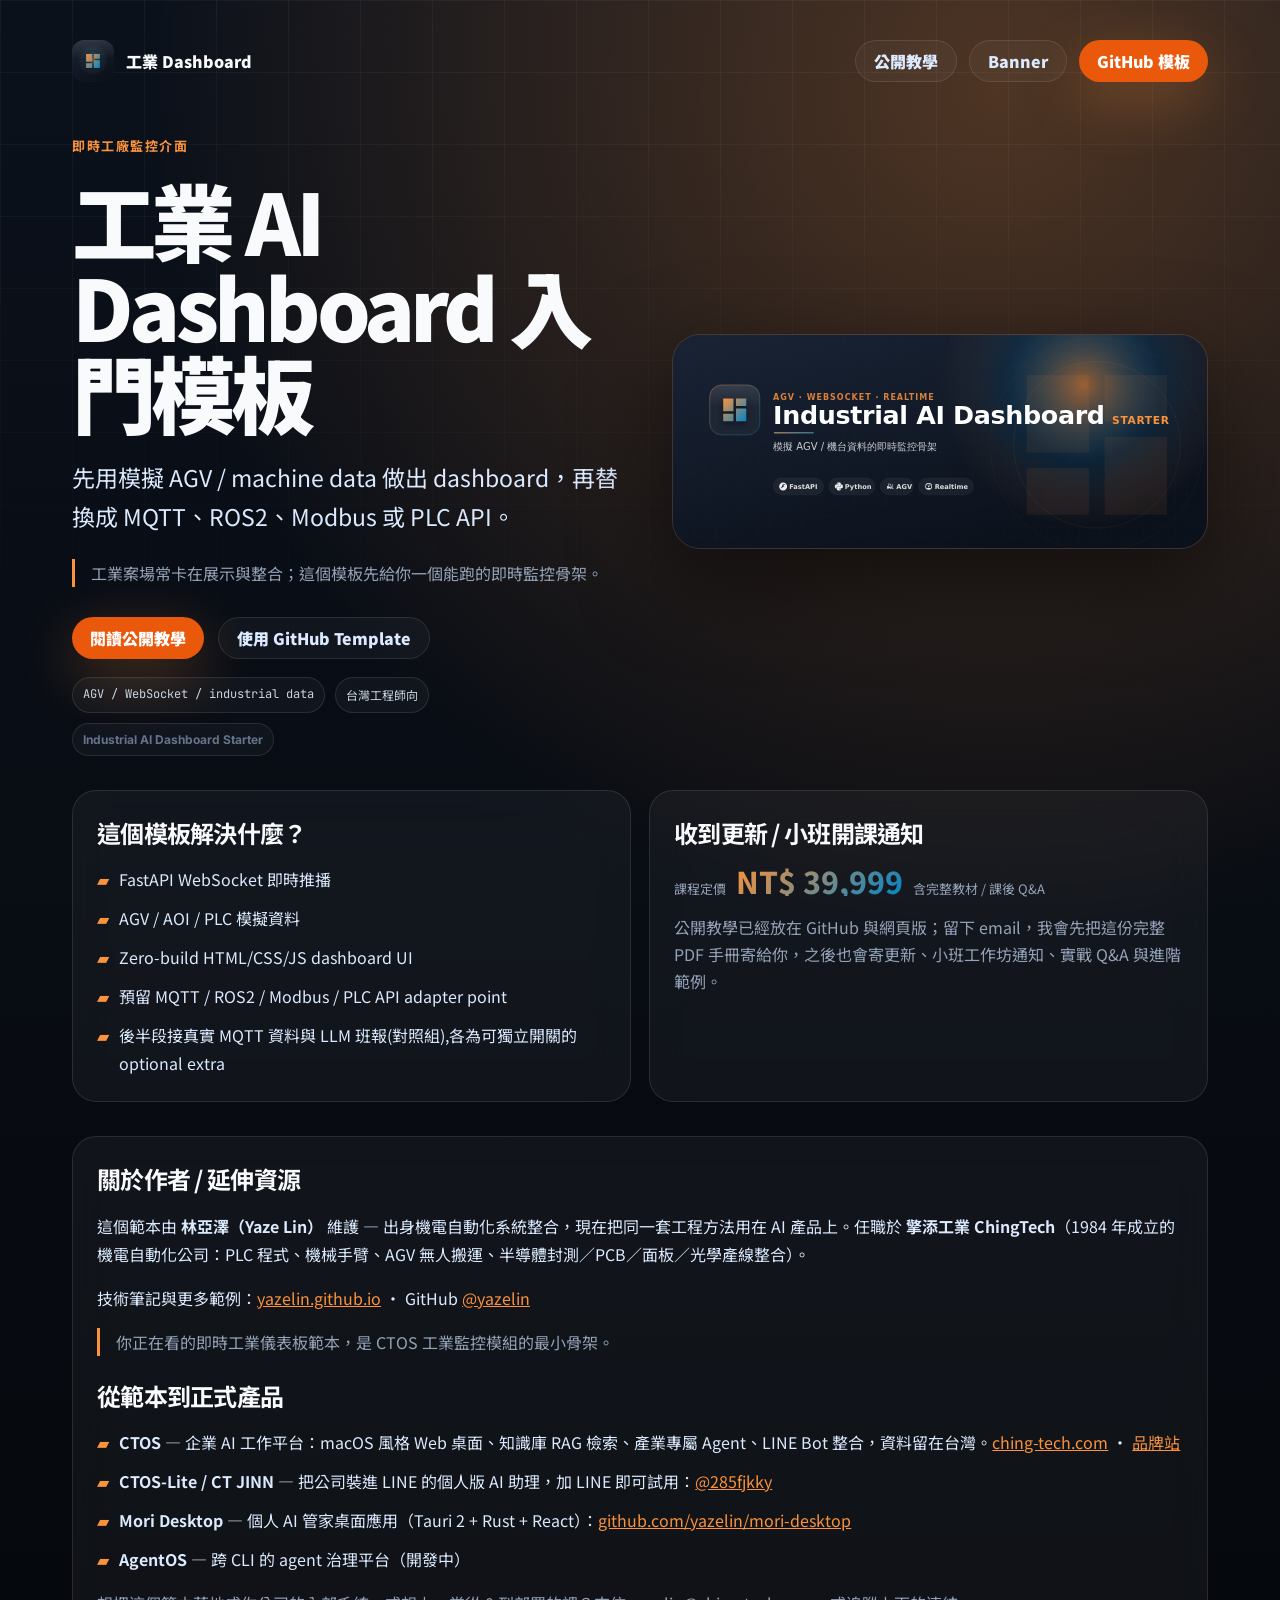
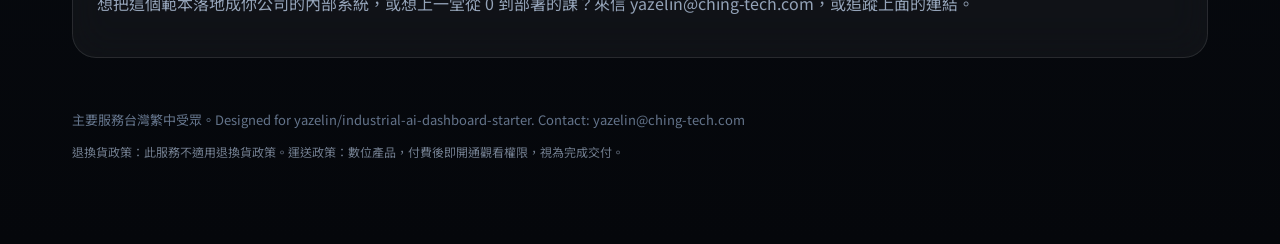
<file: index.html>
<!doctype html><html lang='zh-Hant-TW'><head><meta charset='utf-8'><meta name='viewport' content='width=device-width,initial-scale=1'><meta name='description' content='先用模擬 AGV / machine data 做出 dashboard，再替換成 MQTT、ROS2、Modbus 或 PLC API。'><meta property='og:title' content='工業 AI Dashboard 入門模板'><meta property='og:description' content='先用模擬 AGV / machine data 做出 dashboard，再替換成 MQTT、ROS2、Modbus 或 PLC API。'><meta property='og:image' content='https://yazelin.github.io/industrial-ai-dashboard-starter/og.jpg'><title>工業 AI Dashboard 入門模板</title><link rel='preconnect' href='https://fonts.googleapis.com'><link rel='preconnect' href='https://fonts.gstatic.com' crossorigin><link href='https://fonts.googleapis.com/css2?family=Inter:wght@400;500;600;700;800&family=JetBrains+Mono:wght@400;600;700&family=Noto+Sans+TC:wght@400;500;700;900&display=swap' rel='stylesheet'><style>
:root{--bg:#0b111b;--accent:#fb923c;--accent2:#0284c7;--text:#f8fafc;--muted:#94a3b8;--panel:rgba(255,255,255,.045);--border:rgba(255,255,255,.10);--gradient:linear-gradient(135deg,#fb923c,#0284c7)}*{box-sizing:border-box}body{margin:0;background:radial-gradient(circle at 78% 5%,color-mix(in srgb,var(--accent) 28%,transparent),transparent 42%),linear-gradient(180deg,var(--bg),#05070b);color:var(--text);font-family:'Noto Sans TC',Inter,system-ui,sans-serif;min-height:100vh}body:before{content:'';position:fixed;inset:0;background-image:linear-gradient(rgba(255,255,255,.045) 1px,transparent 1px),linear-gradient(90deg,rgba(255,255,255,.045) 1px,transparent 1px);background-size:72px 72px;mask-image:linear-gradient(to bottom,#000,transparent 82%);pointer-events:none}.wrap{position:relative;max-width:1180px;margin:0 auto;padding:30px 22px 70px}nav{display:flex;align-items:center;justify-content:space-between;padding:10px 0 50px}.brand{display:flex;align-items:center;gap:12px;color:var(--text);text-decoration:none;font-weight:900}.brand img{width:42px;height:42px;border-radius:12px}.navlinks{display:flex;gap:12px;align-items:center}.ghost,.primary{display:inline-flex;align-items:center;justify-content:center;min-height:42px;padding:0 18px;border-radius:999px;text-decoration:none;font-weight:900}.ghost{color:#dbeafe;border:1px solid var(--border);background:rgba(255,255,255,.035)}.primary{color:#041014;background:var(--gradient);box-shadow:0 18px 60px color-mix(in srgb,var(--accent) 30%,transparent)}.hero{display:grid;grid-template-columns:1.02fr .98fr;gap:42px;align-items:center}.eyebrow{display:inline-flex;gap:10px;align-items:center;color:var(--accent);font-family:'JetBrains Mono','Noto Sans TC',monospace;text-transform:uppercase;letter-spacing:.12em;font-size:13px;font-weight:700}h1{font-size:clamp(44px,6.6vw,86px);line-height:1.02;letter-spacing:-.055em;margin:20px 0 22px;font-weight:900}.lead{font-size:clamp(18px,2.1vw,23px);line-height:1.7;color:#dbeafe;max-width:700px}.pain{margin-top:16px;color:#94a3b8;line-height:1.75;font-size:16px;border-left:3px solid var(--accent);padding-left:16px}.ctaRow{display:flex;gap:14px;flex-wrap:wrap;margin-top:30px}.visual{position:relative}.banner{width:100%;border-radius:28px;border:1px solid var(--border);box-shadow:0 30px 90px #0008, inset 0 0 0 1px rgba(255,255,255,.04)}.cardgrid{display:grid;grid-template-columns:1fr 1fr;gap:18px;margin-top:34px}.card{background:var(--panel);border:1px solid var(--border);border-radius:24px;padding:24px;backdrop-filter:blur(20px)}h2{margin:0 0 16px;font-size:24px;letter-spacing:-.03em}ul{list-style:none;padding:0;margin:0;display:grid;gap:12px}li{color:#dbeafe;line-height:1.7;display:flex;gap:10px}li:before{content:'▰';color:var(--accent);font-weight:900}.form input,.form textarea{width:100%;border:1px solid var(--border);background:#020617;color:var(--text);border-radius:14px;padding:14px 15px;margin:8px 0 14px;font:inherit}.form label{color:#cbd5e1;font-size:14px;font-weight:800}.form button{width:100%;border:0;border-radius:999px;padding:15px 18px;background:var(--gradient);color:#041014;font-weight:900;font-size:16px;cursor:pointer}.meta{display:flex;gap:10px;flex-wrap:wrap;margin-top:18px}.pill{font-family:'JetBrains Mono','Noto Sans TC',monospace;font-size:12px;color:#cbd5e1;border:1px solid var(--border);border-radius:999px;padding:8px 10px;background:rgba(255,255,255,.035)}.footer{margin-top:52px;color:#64748b;font-size:13px}.en{color:#64748b;font-family:Inter,system-ui,sans-serif;font-weight:700}@media(max-width:900px){nav{padding-bottom:28px}.hero,.cardgrid{grid-template-columns:1fr}.navlinks{display:none}}
</style><style>/* CTA polish: solid deep button + white bold text */.primary,.btn.primary{background:#ea580c!important;background-image:none!important;color:#fff!important;border-color:transparent!important}.form button,.card.form button,.ml-embedded button[type=submit],.ml-embedded .ml-form-embedSubmit button{background:#ea580c!important;background-image:none!important;color:#fff!important}/* unified content links = page accent */a:not([class]){color:var(--accent)!important}a:not([class]):hover{filter:brightness(1.25)}</style></head><body><div class='wrap'><nav><a class='brand' href='https://github.com/yazelin/industrial-ai-dashboard-starter'><img src='assets/logo.svg' alt=''><span>工業 Dashboard</span></a><div class='navlinks'><a class='ghost' href='tutorial.html'>公開教學</a><a class='ghost' href='assets/banner.svg'>Banner</a><a class='primary' href='https://github.com/yazelin/industrial-ai-dashboard-starter'>GitHub 模板</a></div></nav><main class='hero'><section><div class='eyebrow'>即時工廠監控介面</div><h1>工業 AI Dashboard 入門模板</h1><p class='lead'>先用模擬 AGV / machine data 做出 dashboard，再替換成 MQTT、ROS2、Modbus 或 PLC API。</p><p class='pain'>工業案場常卡在展示與整合；這個模板先給你一個能跑的即時監控骨架。</p><div class='ctaRow'><a class='primary' href='tutorial.html'>閱讀公開教學</a><a class='ghost' href='https://github.com/yazelin/industrial-ai-dashboard-starter'>使用 GitHub Template</a></div><div class='meta'><span class='pill'>AGV / WebSocket / industrial data</span><span class='pill'>台灣工程師向</span><span class='pill en'>Industrial AI Dashboard Starter</span></div></section><section class='visual'><img class='banner' src='assets/banner.svg' alt='工業 AI Dashboard 入門模板 banner'></section></main><section class='cardgrid'><div class='card'><h2>這個模板解決什麼？</h2><ul><li><span>FastAPI WebSocket 即時推播</span></li><li><span>AGV / AOI / PLC 模擬資料</span></li><li><span>Zero-build HTML/CSS/JS dashboard UI</span></li><li><span>預留 MQTT / ROS2 / Modbus / PLC API adapter point</span></li><li><span>後半段接真實 MQTT 資料與 LLM 班報(對照組),各為可獨立開關的 optional extra</span></li></ul></div><div class='card form' id='waitlist'><h2>收到更新 / 小班開課通知</h2><div class='price-tag' style='display:flex;align-items:baseline;gap:10px;flex-wrap:wrap;margin:4px 0 16px'><span style='font-size:13px;color:var(--muted)'>課程定價</span><span style='font-size:30px;font-weight:800;background:var(--gradient);-webkit-background-clip:text;background-clip:text;-webkit-text-fill-color:transparent;line-height:1'>NT$ 39,999</span><span style='font-size:13px;color:var(--muted)'>含完整教材 / 課後 Q&A</span></div><p style='color:#94a3b8;line-height:1.7'>公開教學已經放在 GitHub 與網頁版；留下 email，我會先把這份完整 PDF 手冊寄給你，之後也會寄更新、小班工作坊通知、實戰 Q&A 與進階範例。</p><div class="ml-embedded" data-form="oFb0Is"></div></div></section><section class='card' style='margin-top:34px'><h2>關於作者 / 延伸資源</h2><p style='color:#dbeafe;line-height:1.75'>這個範本由 <strong>林亞澤（Yaze Lin）</strong> 維護 — 出身機電自動化系統整合，現在把同一套工程方法用在 AI 產品上。任職於 <strong>擎添工業 ChingTech</strong>（1984 年成立的機電自動化公司：PLC 程式、機械手臂、AGV 無人搬運、半導體封測／PCB／面板／光學產線整合）。</p><p style='color:#dbeafe;line-height:1.75'>技術筆記與更多範例：<a href='https://yazelin.github.io' style='color:var(--accent)'>yazelin.github.io</a> · GitHub <a href='https://github.com/yazelin' style='color:var(--accent)'>@yazelin</a></p><p class='pain'>你正在看的即時工業儀表板範本，是 CTOS 工業監控模組的最小骨架。</p><h2 style='margin-top:22px'>從範本到正式產品</h2><ul><li><span><strong>CTOS</strong> — 企業 AI 工作平台：macOS 風格 Web 桌面、知識庫 RAG 檢索、產業專屬 Agent、LINE Bot 整合，資料留在台灣。<a href='https://ching-tech.com' style='color:var(--accent)'>ching-tech.com</a> · <a href='https://ching-tech.github.io' style='color:var(--accent)'>品牌站</a></span></li><li><span><strong>CTOS-Lite / CT JINN</strong> — 把公司裝進 LINE 的個人版 AI 助理，加 LINE 即可試用：<a href='https://line.me/R/ti/p/@285fjkky' style='color:var(--accent)'>@285fjkky</a></span></li><li><span><strong>Mori Desktop</strong> — 個人 AI 管家桌面應用（Tauri 2 + Rust + React）：<a href='https://github.com/yazelin/mori-desktop' style='color:var(--accent)'>github.com/yazelin/mori-desktop</a></span></li><li><span><strong>AgentOS</strong> — 跨 CLI 的 agent 治理平台（開發中）</span></li></ul><p style='color:#94a3b8;line-height:1.7;margin-top:16px'>想把這個範本落地成你公司的內部系統，或想上一堂從 0 到部署的課？來信 yazelin@ching-tech.com，或追蹤上面的連結。</p></section><p class='footer'>主要服務台灣繁中受眾。Designed for yazelin/industrial-ai-dashboard-starter. Contact: yazelin@ching-tech.com</p><p style='margin-top:10px;font-size:12px;color:var(--muted);opacity:.75;line-height:1.7'>退換貨政策：此服務不適用退換貨政策。運送政策：數位產品，付費後即開通觀看權限，視為完成交付。</p></div><!-- MailerLite Universal --><script>(function(w,d,e,u,f,l,n){w[f]=w[f]||function(){(w[f].q=w[f].q||[]).push(arguments);},l=d.createElement(e),l.async=1,l.src=u,n=d.getElementsByTagName(e)[0],n.parentNode.insertBefore(l,n);})(window,document,'script','https://assets.mailerlite.com/js/universal.js','ml');ml('account','2399922');</script><!-- End MailerLite Universal --></body></html>
</file>
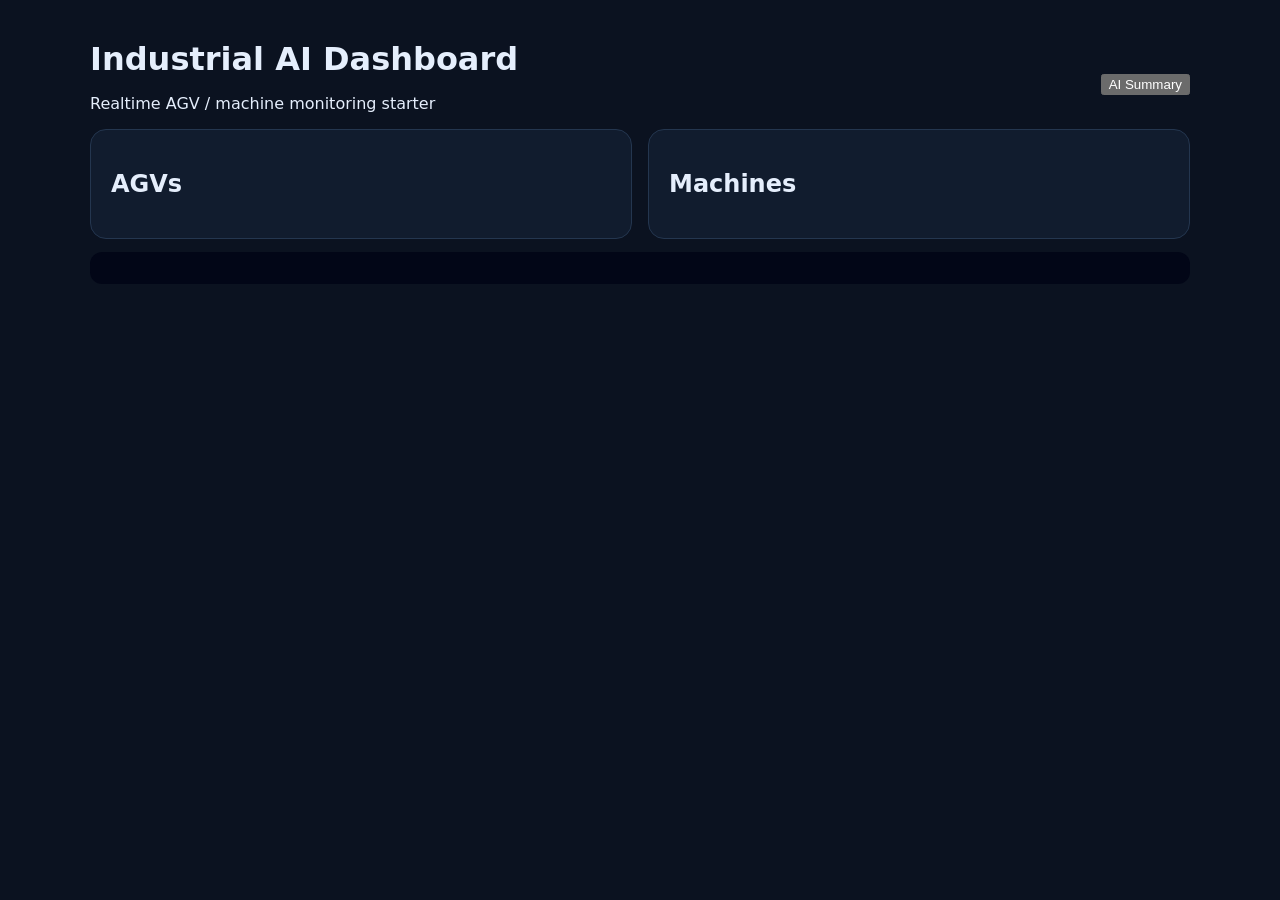
<file: static/index.html>
<!doctype html><html><head><meta charset="utf-8"><meta name="viewport" content="width=device-width,initial-scale=1"><title>Industrial AI Dashboard</title><link rel="stylesheet" href="/static/style.css"></head><body><main><header><div><h1>Industrial AI Dashboard</h1><p>Realtime AGV / machine monitoring starter</p></div><button id="summary">AI Summary</button></header><section id="alerts"></section><section class="grid"><div class="card"><h2>AGVs</h2><div id="agvs"></div></div><div class="card"><h2>Machines</h2><div id="machines"></div></div></section><pre id="raw"></pre></main><script src="/static/app.js"></script></body></html>
</file>
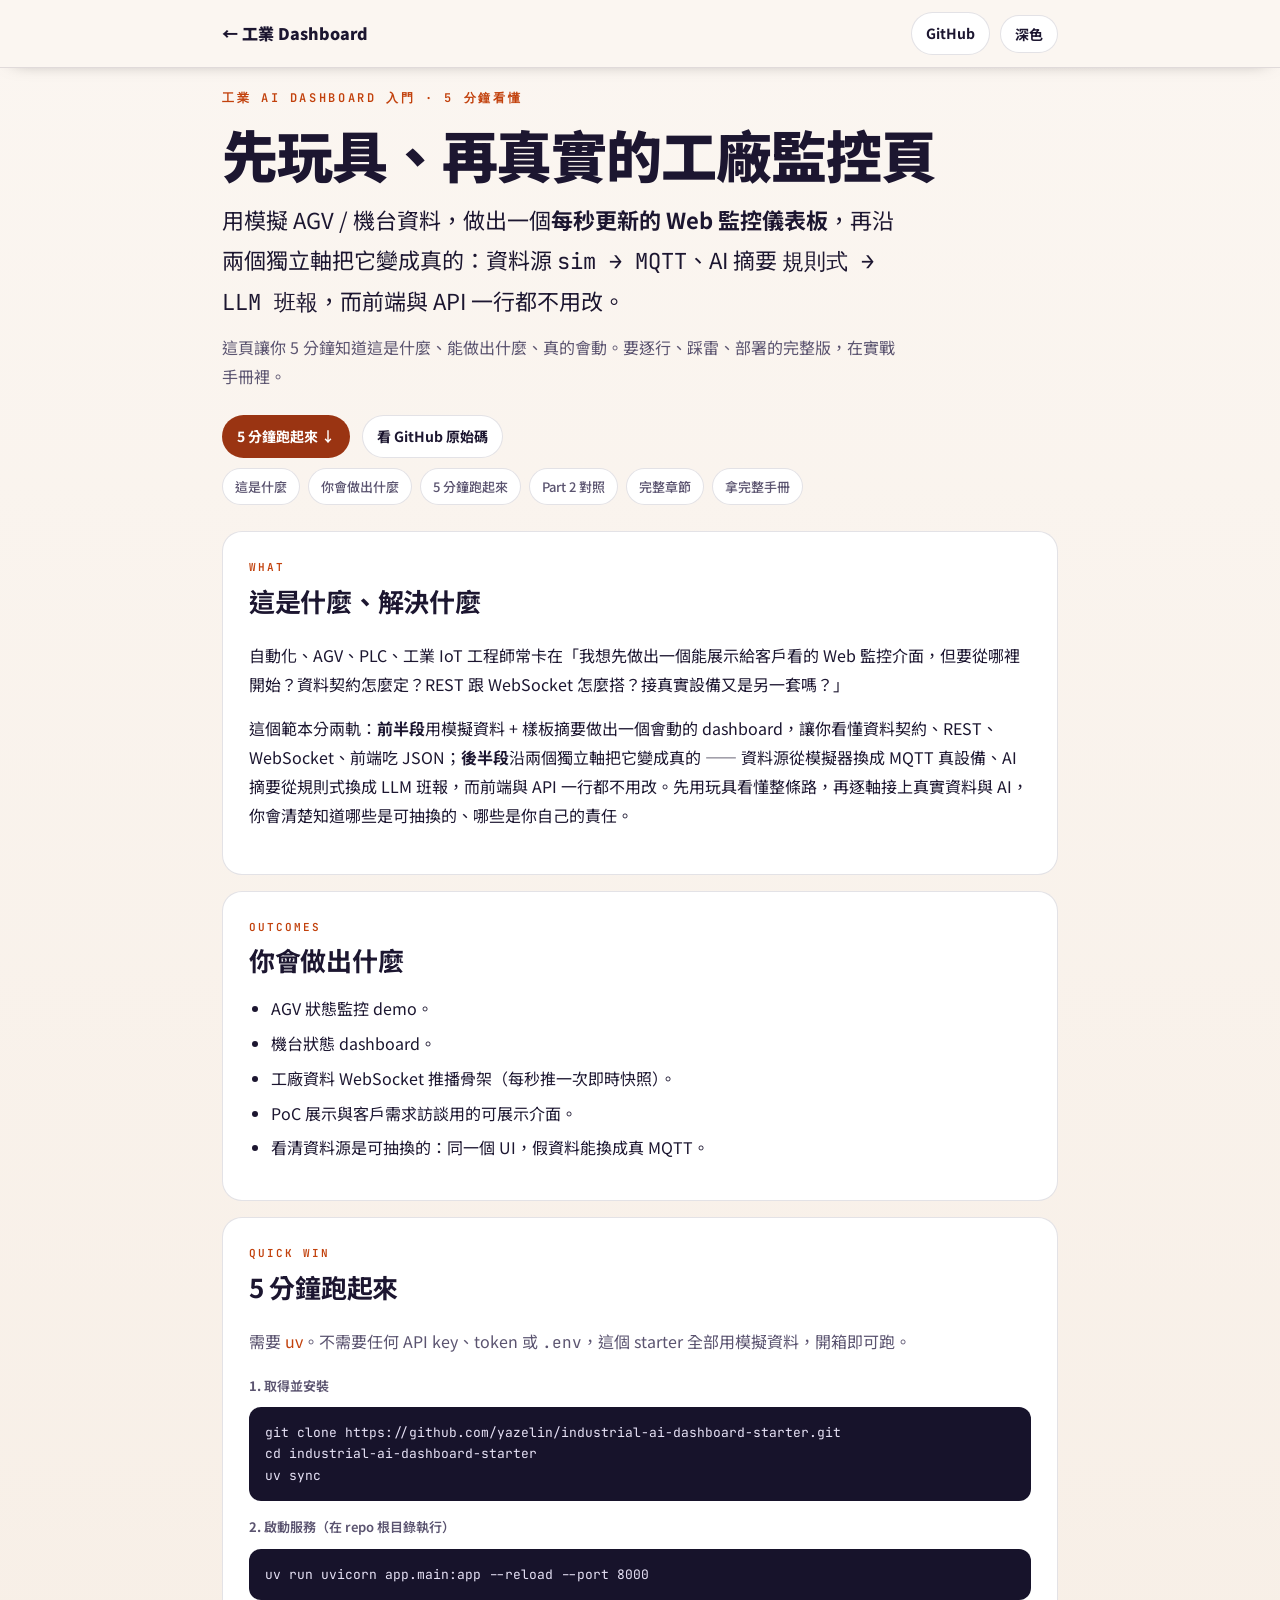
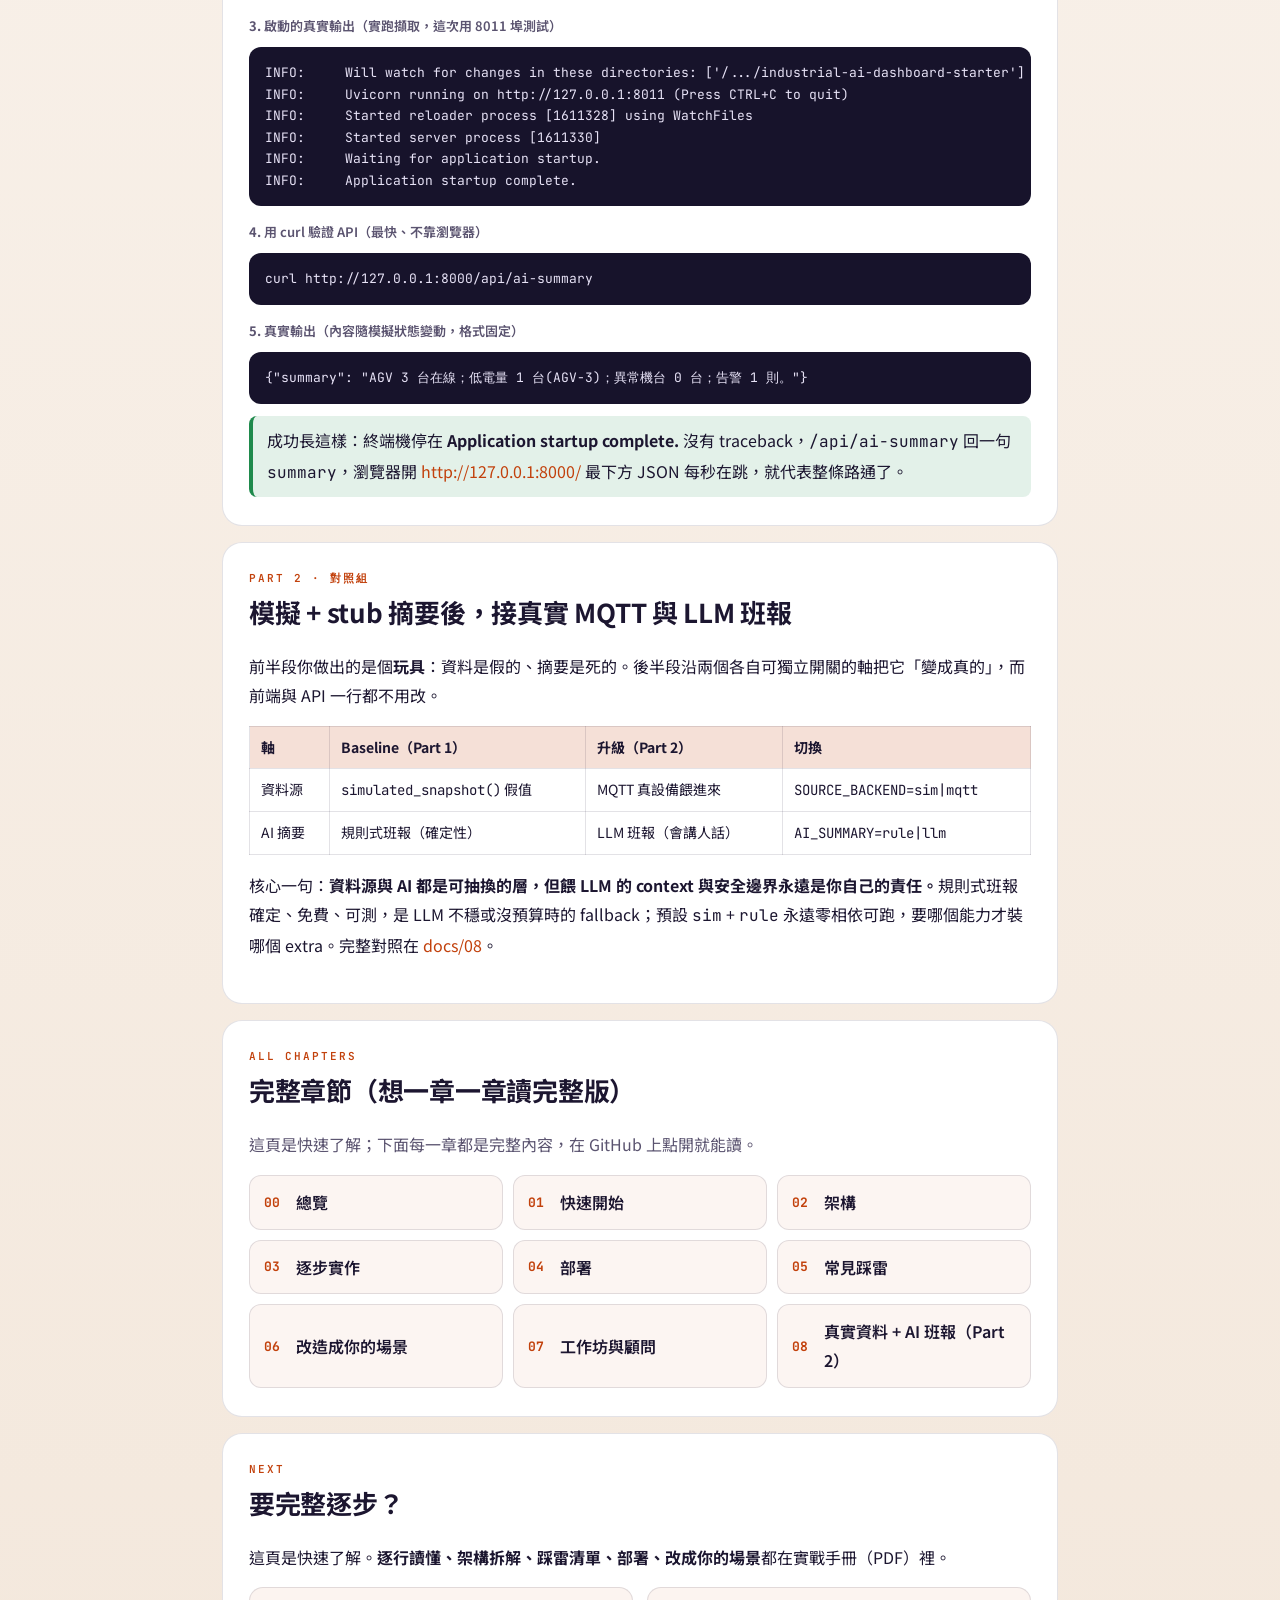
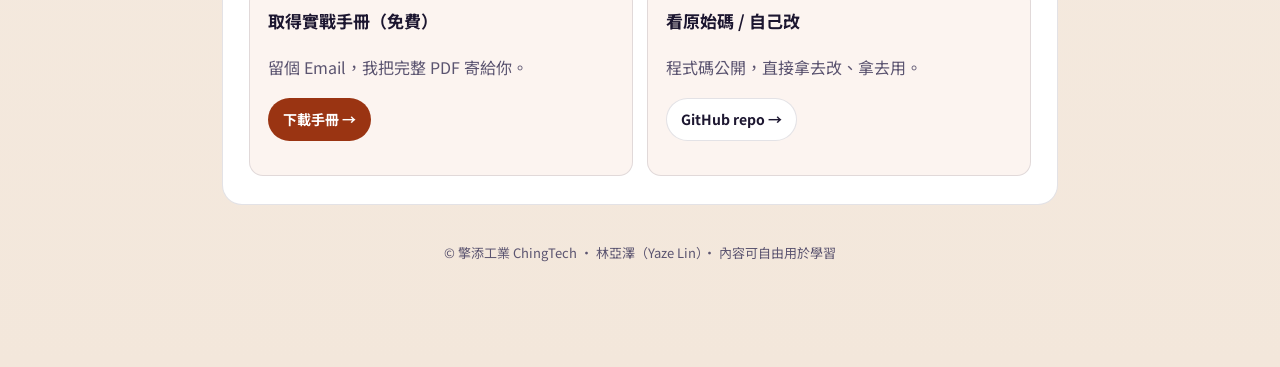
<file: tutorial.html>
<!doctype html>
<html lang="zh-Hant-TW" data-theme="light">
<head>
<meta charset="utf-8">
<meta name="viewport" content="width=device-width, initial-scale=1">
<title>工業 AI Dashboard 入門模板｜快速了解</title>
<meta name="description" content="用模擬 AGV / 機台資料 5 分鐘做出每秒更新的監控儀表板，再沿兩個獨立軸接上真實 MQTT 與 LLM 班報。完整逐步教學在實戰手冊。">
<link rel="preconnect" href="https://fonts.googleapis.com">
<link rel="preconnect" href="https://fonts.gstatic.com" crossorigin>
<link href="https://fonts.googleapis.com/css2?family=Noto+Sans+TC:wght@400;500;700;900&family=JetBrains+Mono:wght@400;600&display=swap" rel="stylesheet">
<style>
:root{
  --brand:#fb923c; --brand-solid:#ea580c;
  --bg:#0b111b; --bg2:#060a11; --panel:rgba(255,255,255,.05); --border:rgba(255,255,255,.12);
  --text:#f1eef9; --muted:#a79fbe; --code-bg:#0b0716; --code-text:#d8d2ec; --ok:#7fdca0;
}
html[data-theme="light"]{
  --brand:#c2410c; --brand-solid:#9a3412;
  --bg:#fbf6f1; --bg2:#f3e7db; --panel:#ffffff; --border:rgba(28,18,52,.12);
  --text:#1c1630; --muted:#5b5470; --code-bg:#17132b; --code-text:#e7e2f6; --ok:#1f8a4c;
}
*{box-sizing:border-box}
body{margin:0;background:radial-gradient(1200px 600px at 82% -8%, color-mix(in srgb,var(--brand) 22%,transparent), transparent 60%),linear-gradient(180deg,var(--bg),var(--bg2));color:var(--text);font-family:'Noto Sans TC',-apple-system,BlinkMacSystemFont,'Segoe UI',sans-serif;line-height:1.8;min-height:100vh}
a{color:var(--brand);text-decoration:none}
a:hover{filter:brightness(1.15)}
.wrap{max-width:880px;margin:0 auto;padding:20px 22px 90px}
.topbar{position:sticky;top:0;z-index:30;background:var(--bg);border-bottom:1px solid var(--border);box-shadow:0 6px 18px -14px rgba(0,0,0,.5)}
.topbar-inner{max-width:880px;margin:0 auto;padding:12px 22px;display:flex;justify-content:space-between;align-items:center;gap:14px}
.brand{font-weight:900;color:var(--text)}
.toprow{display:flex;gap:10px;align-items:center}
.btn{display:inline-flex;align-items:center;gap:7px;border:1px solid var(--border);padding:8px 14px;border-radius:999px;font-weight:700;font-size:14px;background:var(--panel);color:var(--text);cursor:pointer}
.btn.primary{background:var(--brand-solid);border-color:transparent;color:#fff}
.eyebrow{font-family:'JetBrains Mono',monospace;text-transform:uppercase;letter-spacing:.22em;font-size:12px;color:var(--brand);font-weight:600}
h1{font-size:clamp(32px,6vw,56px);line-height:1.08;margin:14px 0 16px;font-weight:900;letter-spacing:-.02em}
.lead{font-size:clamp(18px,2.4vw,22px);color:var(--text);max-width:680px;margin:0 0 10px}
.sub{color:var(--muted);max-width:680px;margin:0 0 24px}
.cta{display:flex;gap:12px;flex-wrap:wrap;margin-bottom:8px}
.nav{display:flex;flex-wrap:wrap;gap:8px;padding:2px 0 10px;margin-bottom:6px}
.nav a{font-size:13px;border:1px solid var(--border);border-radius:999px;padding:6px 12px;background:var(--panel);color:var(--muted);font-weight:500}
.nav a:hover{color:var(--brand);border-color:var(--brand)}
section{border:1px solid var(--border);border-radius:20px;background:var(--panel);padding:26px 26px 28px;margin:16px 0;scroll-margin-top:74px}
h2{font-size:26px;margin:0 0 8px;letter-spacing:-.01em}
.tag{font-family:'JetBrains Mono',monospace;font-size:11px;letter-spacing:.18em;text-transform:uppercase;color:var(--brand);font-weight:600}
p,li{color:var(--text)}
.muted{color:var(--muted)}
ul{padding-left:22px;margin:10px 0}
li{margin:6px 0}
pre{background:var(--code-bg);color:var(--code-text);border-radius:12px;padding:15px 16px;overflow:auto;font-family:'JetBrains Mono',monospace;font-size:13px;line-height:1.65;margin:10px 0}
code{font-family:'JetBrains Mono',monospace}
.step{font-size:13px;color:var(--muted);margin:14px 0 4px;font-weight:600}
.ok{margin-top:12px;border-left:4px solid var(--ok);background:color-mix(in srgb,var(--ok) 12%,transparent);padding:10px 14px;border-radius:8px;color:var(--text)}
.contrast{width:100%;border-collapse:collapse;margin:12px 0;font-size:14px}
.contrast th,.contrast td{border:1px solid var(--border);padding:8px 11px;text-align:left;vertical-align:top}
.contrast th{background:color-mix(in srgb,var(--brand) 16%,transparent);font-weight:700}
.chapters{display:grid;grid-template-columns:repeat(auto-fill,minmax(200px,1fr));gap:10px;margin-top:12px}
.ch{display:flex;align-items:center;gap:10px;border:1px solid var(--border);border-radius:12px;padding:12px 14px;background:color-mix(in srgb,var(--brand) 5%,transparent);color:var(--text);font-weight:600}
.ch:hover{border-color:var(--brand)}
.ch-n{font-family:'JetBrains Mono',monospace;font-size:13px;color:var(--brand);font-weight:700;min-width:22px}
.get{display:flex;gap:14px;flex-wrap:wrap;margin-top:6px}
.get-card{flex:1 1 240px;border:1px solid var(--border);border-radius:14px;padding:18px;background:color-mix(in srgb,var(--brand) 6%,transparent)}
.get-card h3{margin:0 0 6px;font-size:17px}
.footer{margin-top:36px;color:var(--muted);font-size:13px;text-align:center}
.theme-toggle{font-family:'Noto Sans TC',sans-serif}
@media(max-width:640px){.wrap{padding:16px 16px 70px}section{padding:20px}}
</style>
</head>
<body>
<header class="topbar">
  <div class="topbar-inner">
    <a class="brand" href="index.html">← 工業 Dashboard</a>
    <div class="toprow">
      <a class="btn" href="https://github.com/yazelin/industrial-ai-dashboard-starter" target="_blank" rel="noopener">GitHub</a>
      <button class="btn theme-toggle" id="themeBtn" type="button" aria-label="切換深淺色">淺色</button>
    </div>
  </div>
</header>
<div class="wrap">
  <header>
    <div class="eyebrow">工業 AI Dashboard 入門 · 5 分鐘看懂</div>
    <h1>先玩具、再真實的工廠監控頁</h1>
    <p class="lead">用模擬 AGV / 機台資料，做出一個<strong>每秒更新的 Web 監控儀表板</strong>，再沿兩個獨立軸把它變成真的：資料源 <code>sim → MQTT</code>、AI 摘要 <code>規則式 → LLM 班報</code>，而前端與 API 一行都不用改。</p>
    <p class="sub">這頁讓你 5 分鐘知道這是什麼、能做出什麼、真的會動。要逐行、踩雷、部署的完整版，在實戰手冊裡。</p>
    <div class="cta">
      <a class="btn primary" href="#quickstart">5 分鐘跑起來 ↓</a>
      <a class="btn" href="https://github.com/yazelin/industrial-ai-dashboard-starter" target="_blank" rel="noopener">看 GitHub 原始碼</a>
    </div>
  </header>

  <nav class="nav">
    <a href="#what">這是什麼</a>
    <a href="#outcomes">你會做出什麼</a>
    <a href="#quickstart">5 分鐘跑起來</a>
    <a href="#part2">Part 2 對照</a>
    <a href="#chapters">完整章節</a>
    <a href="#get">拿完整手冊</a>
  </nav>

  <section id="what">
    <div class="tag">What</div>
    <h2>這是什麼、解決什麼</h2>
    <p>自動化、AGV、PLC、工業 IoT 工程師常卡在「我想先做出一個能展示給客戶看的 Web 監控介面，但要從哪裡開始？資料契約怎麼定？REST 跟 WebSocket 怎麼搭？接真實設備又是另一套嗎？」</p>
    <p>這個範本分兩軌：<strong>前半段</strong>用模擬資料 + 樣板摘要做出一個會動的 dashboard，讓你看懂資料契約、REST、WebSocket、前端吃 JSON；<strong>後半段</strong>沿兩個獨立軸把它變成真的 —— 資料源從模擬器換成 MQTT 真設備、AI 摘要從規則式換成 LLM 班報，而前端與 API 一行都不用改。先用玩具看懂整條路，再逐軸接上真實資料與 AI，你會清楚知道哪些是可抽換的、哪些是你自己的責任。</p>
  </section>

  <section id="outcomes">
    <div class="tag">Outcomes</div>
    <h2>你會做出什麼</h2>
    <ul>
      <li>AGV 狀態監控 demo。</li>
      <li>機台狀態 dashboard。</li>
      <li>工廠資料 WebSocket 推播骨架（每秒推一次即時快照）。</li>
      <li>PoC 展示與客戶需求訪談用的可展示介面。</li>
      <li>看清資料源是可抽換的：同一個 UI，假資料能換成真 MQTT。</li>
    </ul>
  </section>

  <section id="quickstart">
    <div class="tag">Quick Win</div>
    <h2>5 分鐘跑起來</h2>
    <p class="muted">需要 <a href="https://docs.astral.sh/uv/" target="_blank" rel="noopener">uv</a>。不需要任何 API key、token 或 <code>.env</code>，這個 starter 全部用模擬資料，開箱即可跑。</p>
    <div class="step"><strong>1.</strong> 取得並安裝</div>
    <pre><code>git clone https://github.com/yazelin/industrial-ai-dashboard-starter.git
cd industrial-ai-dashboard-starter
uv sync</code></pre>
    <div class="step"><strong>2.</strong> 啟動服務（在 repo 根目錄執行）</div>
    <pre><code>uv run uvicorn app.main:app --reload --port 8000</code></pre>
    <div class="step"><strong>3.</strong> 啟動的真實輸出（實跑擷取，這次用 8011 埠測試）</div>
    <pre><code>INFO:     Will watch for changes in these directories: ['/.../industrial-ai-dashboard-starter']
INFO:     Uvicorn running on http://127.0.0.1:8011 (Press CTRL+C to quit)
INFO:     Started reloader process [1611328] using WatchFiles
INFO:     Started server process [1611330]
INFO:     Waiting for application startup.
INFO:     Application startup complete.</code></pre>
    <div class="step"><strong>4.</strong> 用 curl 驗證 API（最快、不靠瀏覽器）</div>
    <pre><code>curl http://127.0.0.1:8000/api/ai-summary</code></pre>
    <div class="step"><strong>5.</strong> 真實輸出（內容隨模擬狀態變動，格式固定）</div>
    <pre><code>{"summary": "AGV 3 台在線；低電量 1 台(AGV-3)；異常機台 0 台；告警 1 則。"}</code></pre>
    <div class="ok">成功長這樣：終端機停在 <strong>Application startup complete.</strong> 沒有 traceback，<code>/api/ai-summary</code> 回一句 <code>summary</code>，瀏覽器開 <a href="http://127.0.0.1:8000/" target="_blank" rel="noopener">http://127.0.0.1:8000/</a> 最下方 JSON 每秒在跳，就代表整條路通了。</div>
  </section>

  <section id="part2">
    <div class="tag">Part 2 · 對照組</div>
    <h2>模擬 + stub 摘要後，接真實 MQTT 與 LLM 班報</h2>
    <p>前半段你做出的是個<strong>玩具</strong>：資料是假的、摘要是死的。後半段沿兩個各自可獨立開關的軸把它「變成真的」，而前端與 API 一行都不用改。</p>
    <table class="contrast">
      <tr><th>軸</th><th>Baseline（Part 1）</th><th>升級（Part 2）</th><th>切換</th></tr>
      <tr><td>資料源</td><td><code>simulated_snapshot()</code> 假值</td><td>MQTT 真設備餵進來</td><td><code>SOURCE_BACKEND=sim|mqtt</code></td></tr>
      <tr><td>AI 摘要</td><td>規則式班報（確定性）</td><td>LLM 班報（會講人話）</td><td><code>AI_SUMMARY=rule|llm</code></td></tr>
    </table>
    <p>核心一句：<strong>資料源與 AI 都是可抽換的層，但餵 LLM 的 context 與安全邊界永遠是你自己的責任。</strong>規則式班報確定、免費、可測，是 LLM 不穩或沒預算時的 fallback；預設 <code>sim</code> + <code>rule</code> 永遠零相依可跑，要哪個能力才裝哪個 extra。完整對照在 <a href="https://github.com/yazelin/industrial-ai-dashboard-starter/blob/main/docs/08-real-data-and-ai-summary.md" target="_blank" rel="noopener">docs/08</a>。</p>
  </section>

  <section id="chapters">
    <div class="tag">All Chapters</div>
    <h2>完整章節（想一章一章讀完整版）</h2>
    <p class="muted">這頁是快速了解；下面每一章都是完整內容，在 GitHub 上點開就能讀。</p>
    <div class="chapters">
      <a class="ch" href="https://github.com/yazelin/industrial-ai-dashboard-starter/blob/main/docs/00-overview.md" target="_blank" rel="noopener"><span class="ch-n">00</span><span>總覽</span></a>
      <a class="ch" href="https://github.com/yazelin/industrial-ai-dashboard-starter/blob/main/docs/01-quickstart.md" target="_blank" rel="noopener"><span class="ch-n">01</span><span>快速開始</span></a>
      <a class="ch" href="https://github.com/yazelin/industrial-ai-dashboard-starter/blob/main/docs/02-architecture.md" target="_blank" rel="noopener"><span class="ch-n">02</span><span>架構</span></a>
      <a class="ch" href="https://github.com/yazelin/industrial-ai-dashboard-starter/blob/main/docs/03-step-by-step.md" target="_blank" rel="noopener"><span class="ch-n">03</span><span>逐步實作</span></a>
      <a class="ch" href="https://github.com/yazelin/industrial-ai-dashboard-starter/blob/main/docs/04-deployment.md" target="_blank" rel="noopener"><span class="ch-n">04</span><span>部署</span></a>
      <a class="ch" href="https://github.com/yazelin/industrial-ai-dashboard-starter/blob/main/docs/05-common-pitfalls.md" target="_blank" rel="noopener"><span class="ch-n">05</span><span>常見踩雷</span></a>
      <a class="ch" href="https://github.com/yazelin/industrial-ai-dashboard-starter/blob/main/docs/06-customize-for-your-use-case.md" target="_blank" rel="noopener"><span class="ch-n">06</span><span>改造成你的場景</span></a>
      <a class="ch" href="https://github.com/yazelin/industrial-ai-dashboard-starter/blob/main/docs/07-workshop-and-consulting.md" target="_blank" rel="noopener"><span class="ch-n">07</span><span>工作坊與顧問</span></a>
      <a class="ch" href="https://github.com/yazelin/industrial-ai-dashboard-starter/blob/main/docs/08-real-data-and-ai-summary.md" target="_blank" rel="noopener"><span class="ch-n">08</span><span>真實資料 + AI 班報（Part 2）</span></a>
    </div>
  </section>

  <section id="get">
    <div class="tag">Next</div>
    <h2>要完整逐步？</h2>
    <p>這頁是快速了解。<strong>逐行讀懂、架構拆解、踩雷清單、部署、改成你的場景</strong>都在實戰手冊（PDF）裡。</p>
    <div class="get">
      <div class="get-card">
        <h3>取得實戰手冊（免費）</h3>
        <p class="muted">留個 Email，我把完整 PDF 寄給你。</p>
        <p><a class="btn primary" href="index.html#waitlist">下載手冊 →</a></p>
      </div>
      <div class="get-card">
        <h3>看原始碼 / 自己改</h3>
        <p class="muted">程式碼公開，直接拿去改、拿去用。</p>
        <p><a class="btn" href="https://github.com/yazelin/industrial-ai-dashboard-starter" target="_blank" rel="noopener">GitHub repo →</a></p>
      </div>
    </div>
  </section>

  <p class="footer">© 擎添工業 ChingTech · 林亞澤（Yaze Lin）· 內容可自由用於學習</p>
</div>

<script>
(function(){
  var KEY='industrial-theme', root=document.documentElement, btn=document.getElementById('themeBtn');
  function apply(t){ root.setAttribute('data-theme', t); btn.textContent = (t==='dark' ? '淺色' : '深色'); }
  var saved = localStorage.getItem(KEY);
  apply(saved || 'light');
  btn.addEventListener('click', function(){
    var next = root.getAttribute('data-theme')==='dark' ? 'light' : 'dark';
    localStorage.setItem(KEY, next); apply(next);
  });
})();
</script>
</body>
</html>
</file>
<file: static/style.css>
:root{color-scheme:dark;font-family:Inter,system-ui,sans-serif;background:#0b1220;color:#e5eefc}main{max-width:1100px;margin:0 auto;padding:32px}header{display:flex;justify-content:space-between;align-items:center}h1{margin:0}.grid{display:grid;grid-template-columns:repeat(auto-fit,minmax(320px,1fr));gap:16px}.card{background:#111c2e;border:1px solid #24364f;border-radius:16px;padding:20px}.item{display:flex;justify-content:space-between;padding:10px 0;border-bottom:1px solid #24364f}.badge{padding:3px 8px;border-radius:999px;background:#1f2937}.alert{background:#3b2408;border:1px solid #f59e0b;padding:12px;border-radius:12px;margin:8px 0}pre{background:#020617;border-radius:12px;padding:16px;overflow:auto}
</file>
